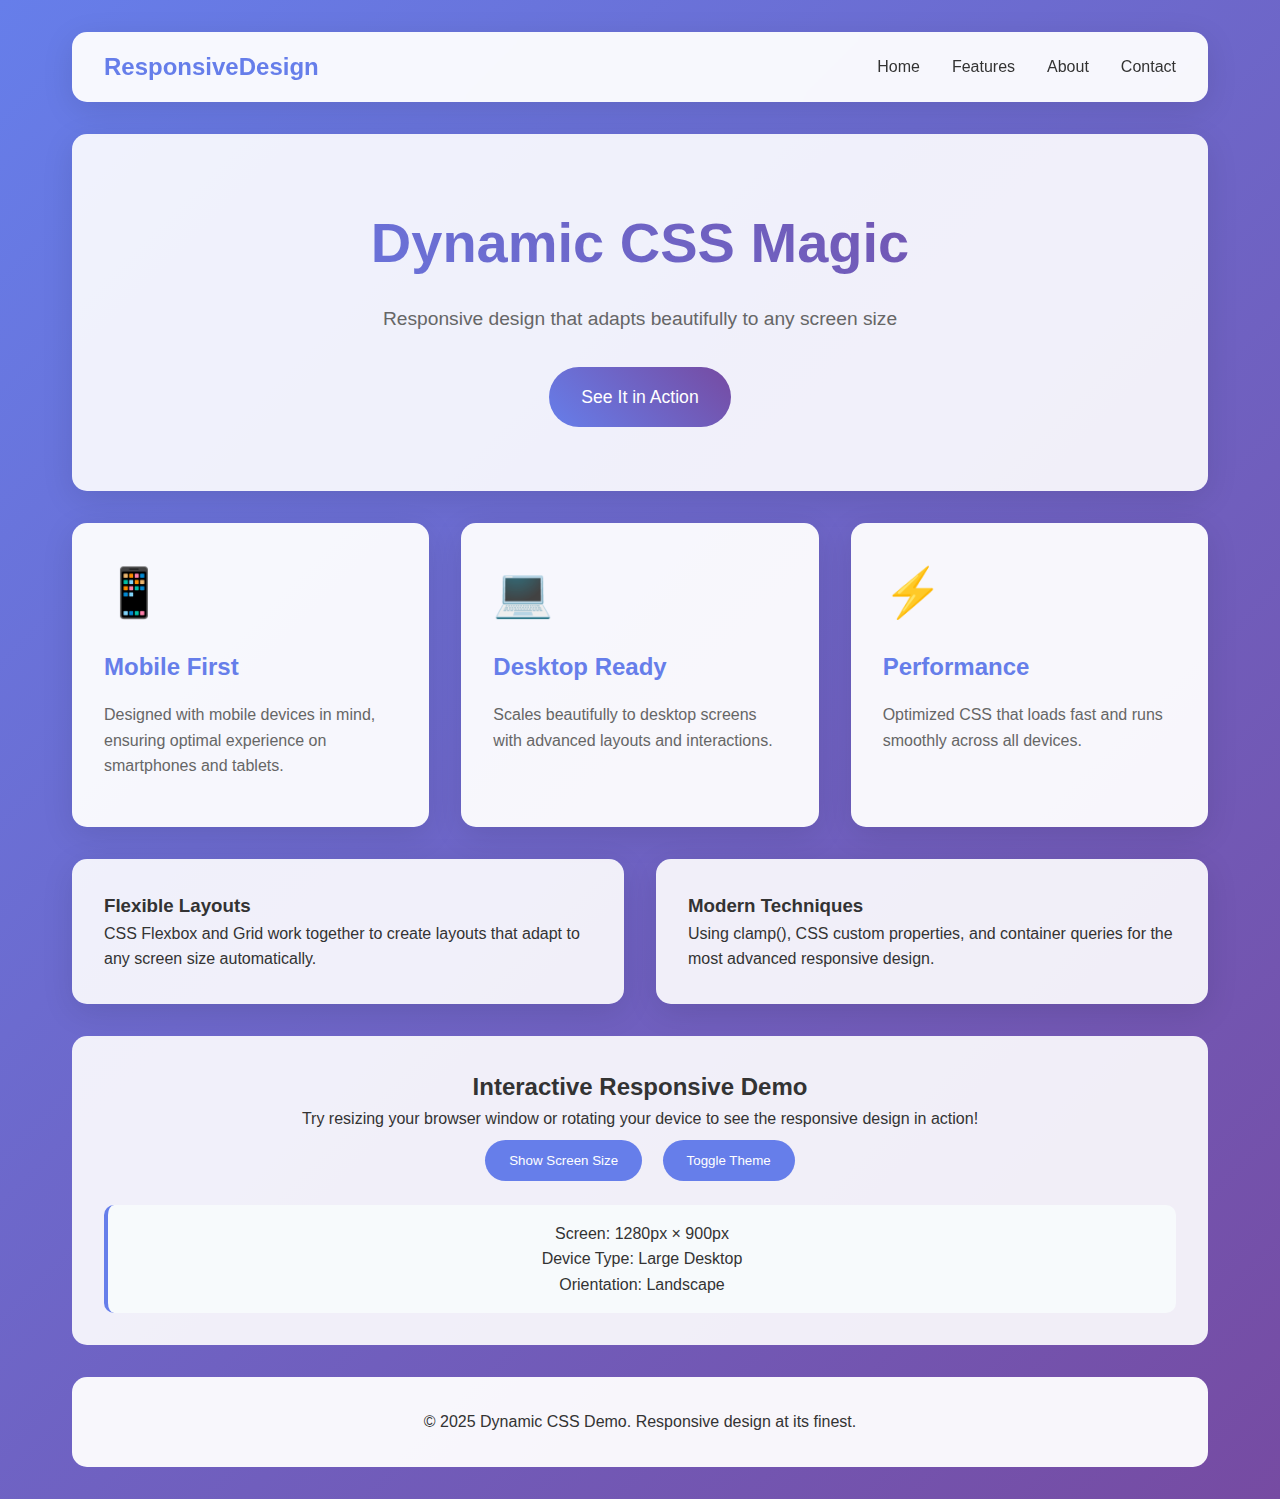
<file: pages/about/index.html>
<!DOCTYPE html>
<html lang="en">
<head>
    <meta charset="UTF-8">
    <meta name="viewport" content="width=device-width, initial-scale=1.0">
    <title>Dynamic CSS: Mobile & Desktop</title>
    <style>
        * {
            margin: 0;
            padding: 0;
            box-sizing: border-box;
        }

        body {
            font-family: 'Segoe UI', Tahoma, Geneva, Verdana, sans-serif;
            line-height: 1.6;
            color: #333;
            background: linear-gradient(135deg, #667eea 0%, #764ba2 100%);
            min-height: 100vh;
        }

        .container {
            max-width: 1200px;
            margin: 0 auto;
            padding: 1rem;
        }

        /* Header - Dynamic Navigation */
        .header {
            background: rgba(255, 255, 255, 0.95);
            backdrop-filter: blur(10px);
            border-radius: 15px;
            margin-bottom: 2rem;
            padding: 1rem 2rem;
            box-shadow: 0 8px 32px rgba(0, 0, 0, 0.1);
        }

        .nav {
            display: flex;
            justify-content: space-between;
            align-items: center;
            flex-wrap: wrap;
        }

        .logo {
            font-size: 1.5rem;
            font-weight: bold;
            color: #667eea;
        }

        .nav-links {
            display: flex;
            list-style: none;
            gap: 2rem;
        }

        .nav-links a {
            text-decoration: none;
            color: #333;
            font-weight: 500;
            transition: color 0.3s ease;
        }

        .nav-links a:hover {
            color: #667eea;
        }

        .mobile-menu {
            display: none;
            flex-direction: column;
            cursor: pointer;
        }

        .mobile-menu span {
            width: 25px;
            height: 3px;
            background: #333;
            margin: 3px 0;
            transition: 0.3s;
        }

        /* Hero Section - Responsive Layout */
        .hero {
            background: rgba(255, 255, 255, 0.9);
            border-radius: 15px;
            padding: 3rem 2rem;
            text-align: center;
            margin-bottom: 2rem;
            box-shadow: 0 8px 32px rgba(0, 0, 0, 0.1);
        }

        .hero h1 {
            font-size: clamp(2rem, 5vw, 3.5rem);
            margin-bottom: 1rem;
            background: linear-gradient(45deg, #667eea, #764ba2);
            -webkit-background-clip: text;
            -webkit-text-fill-color: transparent;
            background-clip: text;
        }

        .hero p {
            font-size: clamp(1rem, 2.5vw, 1.2rem);
            margin-bottom: 2rem;
            color: #666;
        }

        .cta-button {
            background: linear-gradient(45deg, #667eea, #764ba2);
            color: white;
            padding: 1rem 2rem;
            border: none;
            border-radius: 50px;
            font-size: 1.1rem;
            cursor: pointer;
            transition: transform 0.3s ease, box-shadow 0.3s ease;
            text-decoration: none;
            display: inline-block;
        }

        .cta-button:hover {
            transform: translateY(-2px);
            box-shadow: 0 10px 25px rgba(102, 126, 234, 0.3);
        }

        /* Grid Layout - Responsive Cards */
        .cards-grid {
            display: grid;
            grid-template-columns: repeat(auto-fit, minmax(300px, 1fr));
            gap: 2rem;
            margin-bottom: 2rem;
        }

        .card {
            background: rgba(255, 255, 255, 0.95);
            border-radius: 15px;
            padding: 2rem;
            box-shadow: 0 8px 32px rgba(0, 0, 0, 0.1);
            transition: transform 0.3s ease, box-shadow 0.3s ease;
        }

        .card:hover {
            transform: translateY(-5px);
            box-shadow: 0 15px 40px rgba(0, 0, 0, 0.15);
        }

        .card h3 {
            color: #667eea;
            margin-bottom: 1rem;
            font-size: 1.5rem;
        }

        .card p {
            color: #666;
            margin-bottom: 1rem;
        }

        .card .icon {
            font-size: 3rem;
            margin-bottom: 1rem;
            display: block;
        }

        /* Flexible Layout Example */
        .flex-section {
            display: flex;
            gap: 2rem;
            margin-bottom: 2rem;
            flex-wrap: wrap;
        }

        .flex-item {
            flex: 1;
            min-width: 250px;
            background: rgba(255, 255, 255, 0.9);
            border-radius: 15px;
            padding: 2rem;
            box-shadow: 0 8px 32px rgba(0, 0, 0, 0.1);
        }

        /* Footer */
        .footer {
            background: rgba(255, 255, 255, 0.95);
            border-radius: 15px;
            padding: 2rem;
            text-align: center;
            margin-top: 2rem;
        }

        /* Tablet Styles */
        @media (max-width: 768px) {
            .container {
                padding: 0.5rem;
            }

            .header {
                padding: 1rem;
            }

            .nav-links {
                display: none;
                width: 100%;
                flex-direction: column;
                gap: 1rem;
                margin-top: 1rem;
            }

            .nav-links.active {
                display: flex;
            }

            .mobile-menu {
                display: flex;
            }

            .hero {
                padding: 2rem 1rem;
            }

            .cards-grid {
                grid-template-columns: 1fr;
                gap: 1rem;
            }

            .card {
                padding: 1.5rem;
            }

            .flex-section {
                flex-direction: column;
                gap: 1rem;
            }

            .flex-item {
                min-width: auto;
            }
        }

        /* Mobile Styles */
        @media (max-width: 480px) {
            .hero h1 {
                font-size: 2rem;
            }

            .hero p {
                font-size: 1rem;
            }

            .cta-button {
                padding: 0.8rem 1.5rem;
                font-size: 1rem;
            }

            .card {
                padding: 1rem;
            }

            .card .icon {
                font-size: 2rem;
            }

            .card h3 {
                font-size: 1.2rem;
            }
        }

        /* Large Desktop Styles */
        @media (min-width: 1200px) {
            .container {
                padding: 2rem;
            }

            .hero {
                padding: 4rem 3rem;
            }

            .cards-grid {
                grid-template-columns: repeat(3, 1fr);
            }
        }

        /* Container Queries (Modern Approach) */
        @container (max-width: 600px) {
            .card {
                padding: 1rem;
            }
        }

        /* Dynamic Font Sizing */
        .dynamic-text {
            font-size: clamp(1rem, 2.5vw, 1.5rem);
        }

        /* Responsive Images */
        .responsive-image {
            width: 100%;
            height: auto;
            border-radius: 10px;
            object-fit: cover;
        }

        /* CSS Grid with Auto-fit */
        .auto-grid {
            display: grid;
            grid-template-columns: repeat(auto-fit, minmax(200px, 1fr));
            gap: 1rem;
        }

        /* Animations */
        @keyframes fadeInUp {
            from {
                opacity: 0;
                transform: translateY(30px);
            }
            to {
                opacity: 1;
                transform: translateY(0);
            }
        }

        .fade-in-up {
            animation: fadeInUp 0.8s ease-out;
        }

        /* Interactive Elements */
        .interactive-demo {
            background: rgba(255, 255, 255, 0.9);
            border-radius: 15px;
            padding: 2rem;
            margin-bottom: 2rem;
            text-align: center;
        }

        .demo-button {
            background: #667eea;
            color: white;
            border: none;
            padding: 0.8rem 1.5rem;
            border-radius: 25px;
            margin: 0.5rem;
            cursor: pointer;
            transition: all 0.3s ease;
        }

        .demo-button:hover {
            background: #5a67d8;
            transform: scale(1.05);
        }

        .demo-output {
            margin-top: 1rem;
            padding: 1rem;
            background: #f7fafc;
            border-radius: 10px;
            border-left: 4px solid #667eea;
        }
    </style>
</head>
<body>
    <div class="container">
        <!-- Header with Responsive Navigation -->
        <header class="header">
            <nav class="nav">
                <div class="logo">ResponsiveDesign</div>
                <ul class="nav-links" id="navLinks">
                    <li><a href="../homepage/index.html">Home</a></li>
                    <li><a href="#features">Features</a></li>
                    <li><a href="../about/index.html">About</a></li>
                    <li><a href="#contact">Contact</a></li>
                </ul>
                <div class="mobile-menu" id="mobileMenu">
                    <span></span>
                    <span></span>
                    <span></span>
                </div>
            </nav>
        </header>

        <!-- Hero Section -->
        <section class="hero fade-in-up">
            <h1>Dynamic CSS Magic</h1>
            <p class="dynamic-text">Responsive design that adapts beautifully to any screen size</p>
            <a href="#demo" class="cta-button">See It in Action</a>
        </section>

        <!-- Cards Grid -->
        <section class="cards-grid">
            <div class="card fade-in-up">
                <span class="icon">📱</span>
                <h3>Mobile First</h3>
                <p>Designed with mobile devices in mind, ensuring optimal experience on smartphones and tablets.</p>
            </div>
            <div class="card fade-in-up">
                <span class="icon">💻</span>
                <h3>Desktop Ready</h3>
                <p>Scales beautifully to desktop screens with advanced layouts and interactions.</p>
            </div>
            <div class="card fade-in-up">
                <span class="icon">⚡</span>
                <h3>Performance</h3>
                <p>Optimized CSS that loads fast and runs smoothly across all devices.</p>
            </div>
        </section>

        <!-- Flexible Layout Demo -->
        <section class="flex-section">
            <div class="flex-item">
                <h3>Flexible Layouts</h3>
                <p>CSS Flexbox and Grid work together to create layouts that adapt to any screen size automatically.</p>
            </div>
            <div class="flex-item">
                <h3>Modern Techniques</h3>
                <p>Using clamp(), CSS custom properties, and container queries for the most advanced responsive design.</p>
            </div>
        </section>

        <!-- Interactive Demo -->
        <section class="interactive-demo" id="demo">
            <h2>Interactive Responsive Demo</h2>
            <p>Try resizing your browser window or rotating your device to see the responsive design in action!</p>
            <button class="demo-button" onclick="showScreenSize()">Show Screen Size</button>
            <button class="demo-button" onclick="toggleTheme()">Toggle Theme</button>
            <div class="demo-output" id="demoOutput">
                Screen width: <span id="screenWidth"></span>px
            </div>
        </section>

        <!-- Footer -->
        <footer class="footer">
            <p>&copy; 2025 Dynamic CSS Demo. Responsive design at its finest.</p>
        </footer>
    </div>

    <script>
        // Mobile menu toggle
        const mobileMenu = document.getElementById('mobileMenu');
        const navLinks = document.getElementById('navLinks');

        mobileMenu.addEventListener('click', () => {
            navLinks.classList.toggle('active');
        });

        // Show screen size
        function showScreenSize() {
            const width = window.innerWidth;
            const height = window.innerHeight;
            const output = document.getElementById('demoOutput');
            const screenWidth = document.getElementById('screenWidth');
            
            screenWidth.textContent = width;
            
            let deviceType = '';
            if (width < 480) deviceType = 'Mobile';
            else if (width < 768) deviceType = 'Large Mobile';
            else if (width < 1024) deviceType = 'Tablet';
            else if (width < 1200) deviceType = 'Desktop';
            else deviceType = 'Large Desktop';
            
            output.innerHTML = `
                Screen: ${width}px × ${height}px<br>
                Device Type: ${deviceType}<br>
                Orientation: ${width > height ? 'Landscape' : 'Portrait'}
            `;
        }

        // Theme toggle
        let isDark = false;
        function toggleTheme() {
            isDark = !isDark;
            document.body.style.filter = isDark ? 'invert(1) hue-rotate(180deg)' : 'none';
        }

        // Update screen size on resize
        window.addEventListener('resize', showScreenSize);
        
        // Initial screen size display
        showScreenSize();

        // Add scroll effects
        window.addEventListener('scroll', () => {
            const header = document.querySelector('.header');
            if (window.scrollY > 50) {
                header.style.background = 'rgba(255, 255, 255, 0.98)';
                header.style.boxShadow = '0 8px 32px rgba(0, 0, 0, 0.15)';
            } else {
                header.style.background = 'rgba(255, 255, 255, 0.95)';
                header.style.boxShadow = '0 8px 32px rgba(0, 0, 0, 0.1)';
            }
        });
    </script>
</body>
</html>
</file>
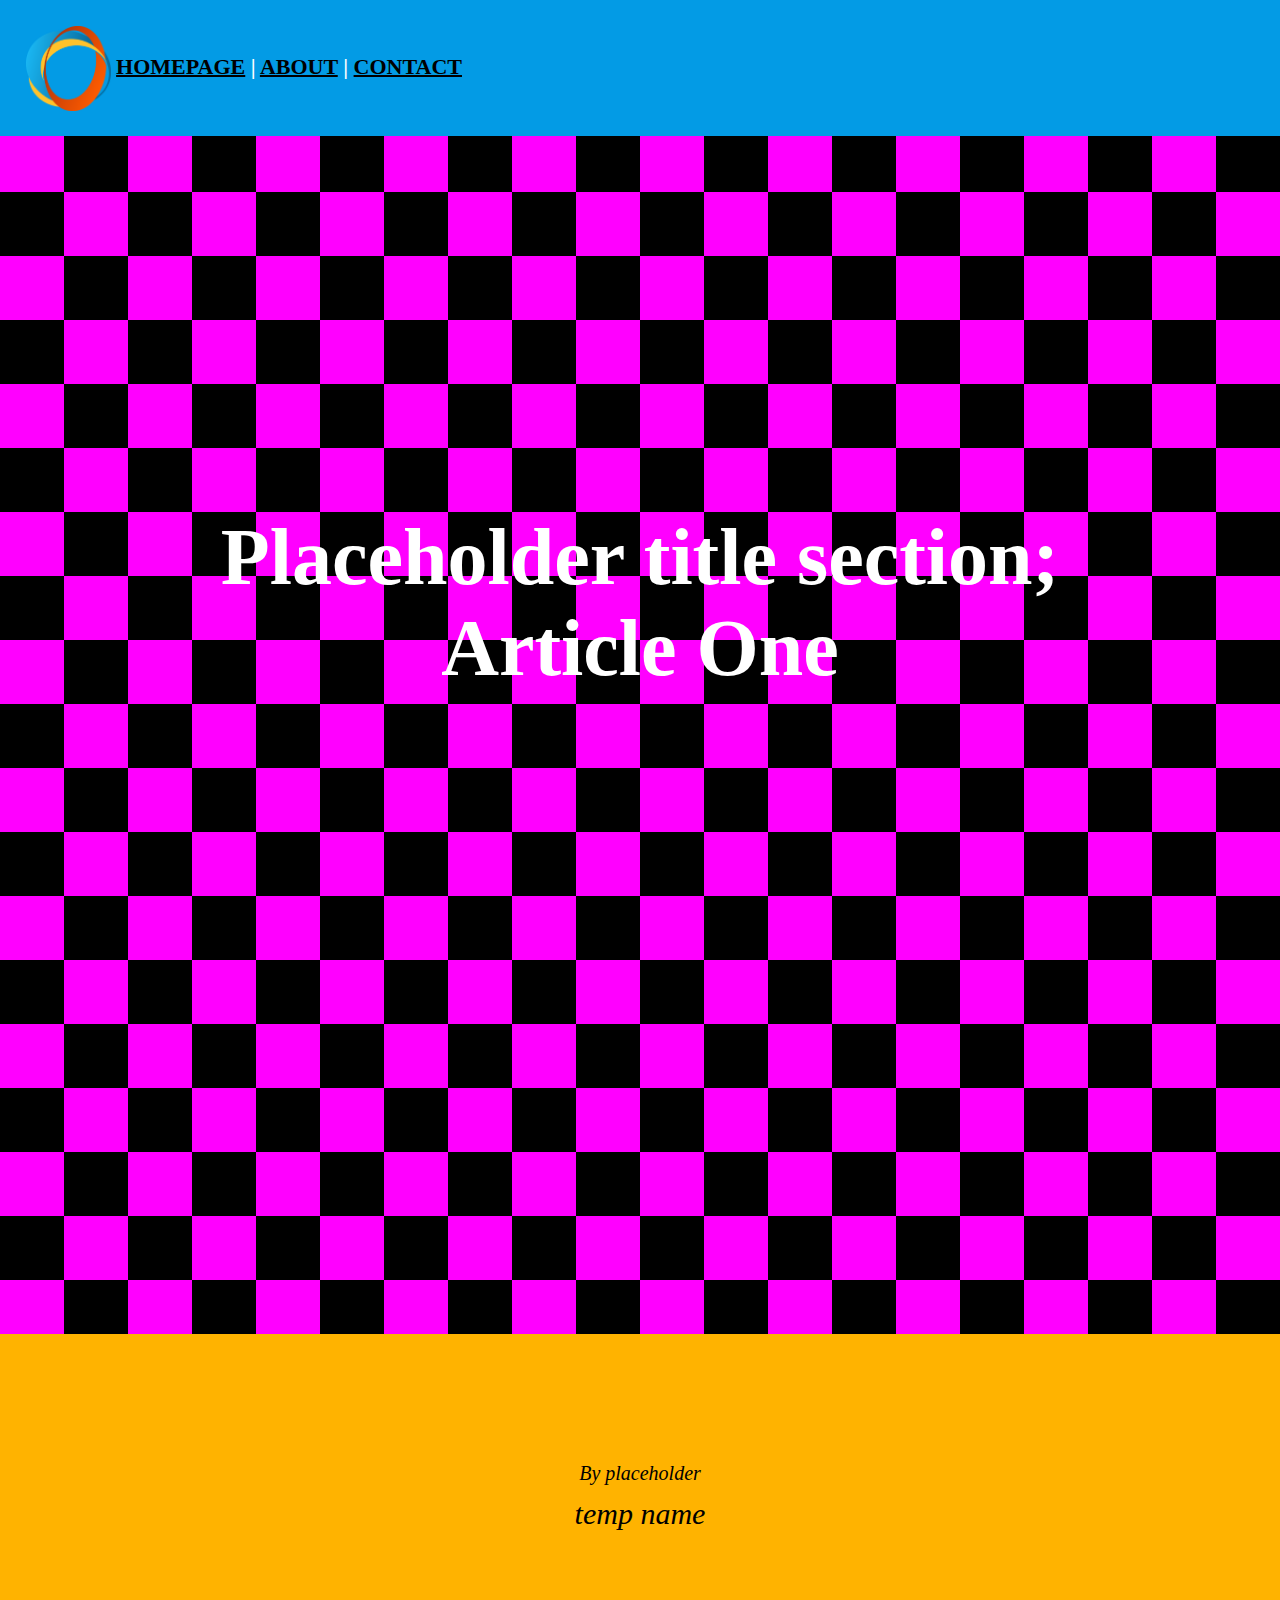
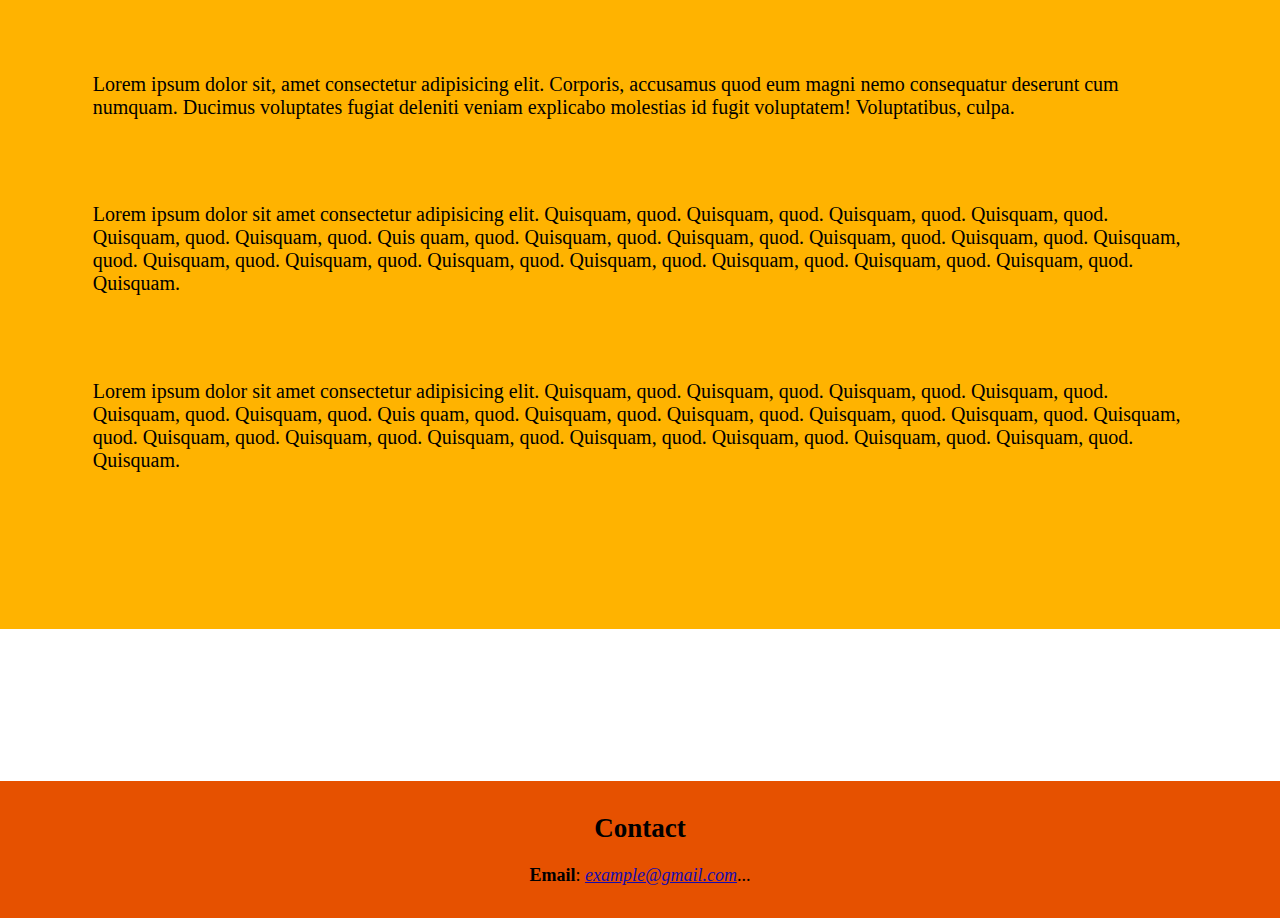
<file: pages/homepage/index.html>
<!DOCTYPE html>
<html lang="en">

<head>
  <meta charset="UTF-8">
  <meta name="viewport" content="width=device-width, initial-scale=1.0">
  <link rel="stylesheet" href="../../style.css">
  <link rel="icon" href="../../favicon.png" type="image/png">
  <script src="../../my-app/src/App.js"></script>
  <title>Document</title>

  <link rel="preconnect" href="https://fonts.googleapis.com">
  <link rel="preconnect" href="https://fonts.gstatic.com" crossorigin>
  <link href="https://fonts.googleapis.com/css2?family=Heebo:wght@100..900&display=swap" rel="stylesheet">
</head>

<body>
  <nav>
    <img src="../../favicon.png" alt="OppNet Logo" class="logo">
    <a href="../homepage/index.html">Homepage</a> |
    <a href="../about/index.html">About</a> |
    <a href="../contact/index.html">Contact</a>
  </nav>

  <div class="titleScreen">
    <h1>Placeholder title section; Article One</h1>
  </div>

  <div class="introduction">
    <p class="author">
      By placeholder
    </p>
    <p class="title">temp name</p>

    <br>
    <p class="introductionParagrph">
      Lorem ipsum dolor sit, amet consectetur adipisicing elit. Corporis, accusamus quod eum magni nemo consequatur
      deserunt cum numquam. Ducimus voluptates fugiat deleniti veniam explicabo molestias id fugit voluptatem!
      Voluptatibus, culpa.
    </p>
    <br>
    <p class="introductionParagrph">
      Lorem ipsum dolor sit amet consectetur adipisicing elit. Quisquam, quod. Quisquam, quod. Quisquam, quod.
      Quisquam, quod. Quisquam, quod. Quisquam, quod. Quis quam, quod. Quisquam, quod. Quisquam, quod. Quisquam, quod.
      Quisquam, quod. Quisquam, quod. Quisquam, quod. Quisquam, quod. Quisquam, quod. Quisquam, quod. Quisquam, quod.
      Quisquam, quod. Quisquam, quod. Quisquam.
    </p>
    <br>
    <p class="introductionParagrph">
      Lorem ipsum dolor sit amet consectetur adipisicing elit. Quisquam, quod. Quisquam, quod. Quisquam, quod.
      Quisquam, quod. Quisquam, quod. Quisquam, quod. Quis quam, quod. Quisquam, quod. Quisquam, quod. Quisquam, quod.
      Quisquam, quod. Quisquam, quod. Quisquam, quod. Quisquam, quod. Quisquam, quod. Quisquam, quod. Quisquam, quod.
      Quisquam, quod. Quisquam, quod. Quisquam.
    </p>
  </div>

  <div class="main">
    <div class="imageLeft fade-in-section">
      <h3>Left Side</h3>
      <p>This is the left side content, where pictures will go.</p>
    </div>


    <div class="pictureText fade-in-section">
      <h3>Right Side</h3>
      <p>This is the right side content. Lorem ipsum dolor sit amet consectetur adipisicing elit. Consequuntur iusto
        nobis accusantium excepturi quo odit vero commodi quibusdam. Similique repellendus quae optio? Repellendus
        voluptate laborum, corrupti inventore delectus atque dolores!</p>
    </div>

    <div class="imageLeft fade-in-section">
      <h3>Left Side</h3>
      <p>This is the left side content, where pictures will go.</p>
    </div>


    <div class="pictureText fade-in-section">
      <h3>Right Side</h3>
      <p>This is the right side content. Lorem ipsum dolor sit amet consectetur adipisicing elit. Consequuntur iusto
        nobis accusantium excepturi quo odit vero commodi quibusdam. Similique repellendus quae optio? Repellendus
        voluptate laborum, corrupti inventore delectus atque dolores!</p>
    </div>
  </div>

  <footer>
    <h2>Contact</h2>
    <p>
      <br><strong>Email</strong>: <a href="mailto:example@email.com"><i>example@gmail.com</i></a>...
    </p>
  </footer>
  <script src="fadein.js"></script>
</body>

</html>
</file>
<file: style.css>
:root {
    --link-hover-color: rgb(219, 233, 238);
}

* {
    padding: 0%;
    margin: 0%;

}

nav {
    padding: 2%;
    text-align: left;
    font-size: 22px;
    background-color: rgb(3, 155, 229);
    color: rgb(255, 255, 255);
    text-transform: uppercase;
    font-weight: 600;
    position: fixed;
    width: 100%;
    z-index: 100;

}

nav a:hover {
    color: rgb(255, 255, 255)
}

img.logo {
    width: 85px;
    height: 85px;
    vertical-align: middle;
}

a {
    color: rgb(0, 0, 0);

}

nav a:hover {
    color: var(--link-hover-color);
}

.titleScreen {
    text-align: center;
    padding: 10%;
    font-size: clamp(14px, 6vw, 40px);
    padding-top: 40%;
    padding-bottom: 50%;
    color: rgb(255, 255, 255);
    background-image: url("../../images/Debugempty.png");

}


.title {
    text-align: center;
    font-size: clamp(14px, 6vw, 30px);
    padding-bottom: 7.5%;
    font-style: italic;

}

.author {
    text-align: center;
    font-size: 20px;
    padding-bottom: 1%;
    font-style: italic;

}

.introduction {
    padding-top: 10%;
    padding-left: 5%;
    padding-right: 5%;
    padding-bottom: 10%;
    text-align: center;
    font-size: 24px;
    color: rgb(0, 0, 0);
    background-color: rgb(255, 179, 0);
}

.introductionParagrph {
    font-size: 20px;
    padding: 2.5%;
    text-align: left;
}

.main {
    display: grid;
    grid-template-columns: 1fr 1fr;
    gap: 0%;
    row-gap: 0%; 
}

.mainLeft {
    flex: 1;
    background: #f5f5f5;
    padding: 10%;
    border-radius: 5%;
    margin: 0px;
}

.mainRight {
    flex: 1;
    background: #e0e0e0;
    padding-left: 20%;
    padding-right: 50%;
    border-radius: 5%;
    margin: 0%;
    font-size: 20px;
    margin-right: 20%;

}

.mainImage{
    width: 70%;
    height: auto;
}


footer {
    background-color: rgb(230, 81, 0);
    color: rgb(0, 0, 0);
    padding: 2.5%;
    text-align: center;
    font-size: 18px;
}

footer a {
    color: rgb(21, 10, 174);
}

footer a {
    color: rgb(21, 10, 174);
}
footer a:hover {
    color: rgb(81, 61, 213);

}
.fade-in-section {
  opacity: 0;
  transform: translateY(20%);
  transition: opacity 0.8s ease-out, transform 0.8s ease-out;
  will-change: opacity, transform;
}

.fade-in-section.is-visible {
  opacity: 1;
  transform: none;
}

/* The progress container (grey background) */
.progress-container {
  width: 100%;
  height: 8px;
  background: #fffcfc;
  bottom: 0px;
  position: fixed;
  z-index: 100;
}


/* The progress bar (scroll indicator) */
.progress-bar {
  height: 8px;
  background: #d37f2c;
  width: 0%;
  bottom: 0px;
  position: fixed;
  z-index: 100;
}
</file>
